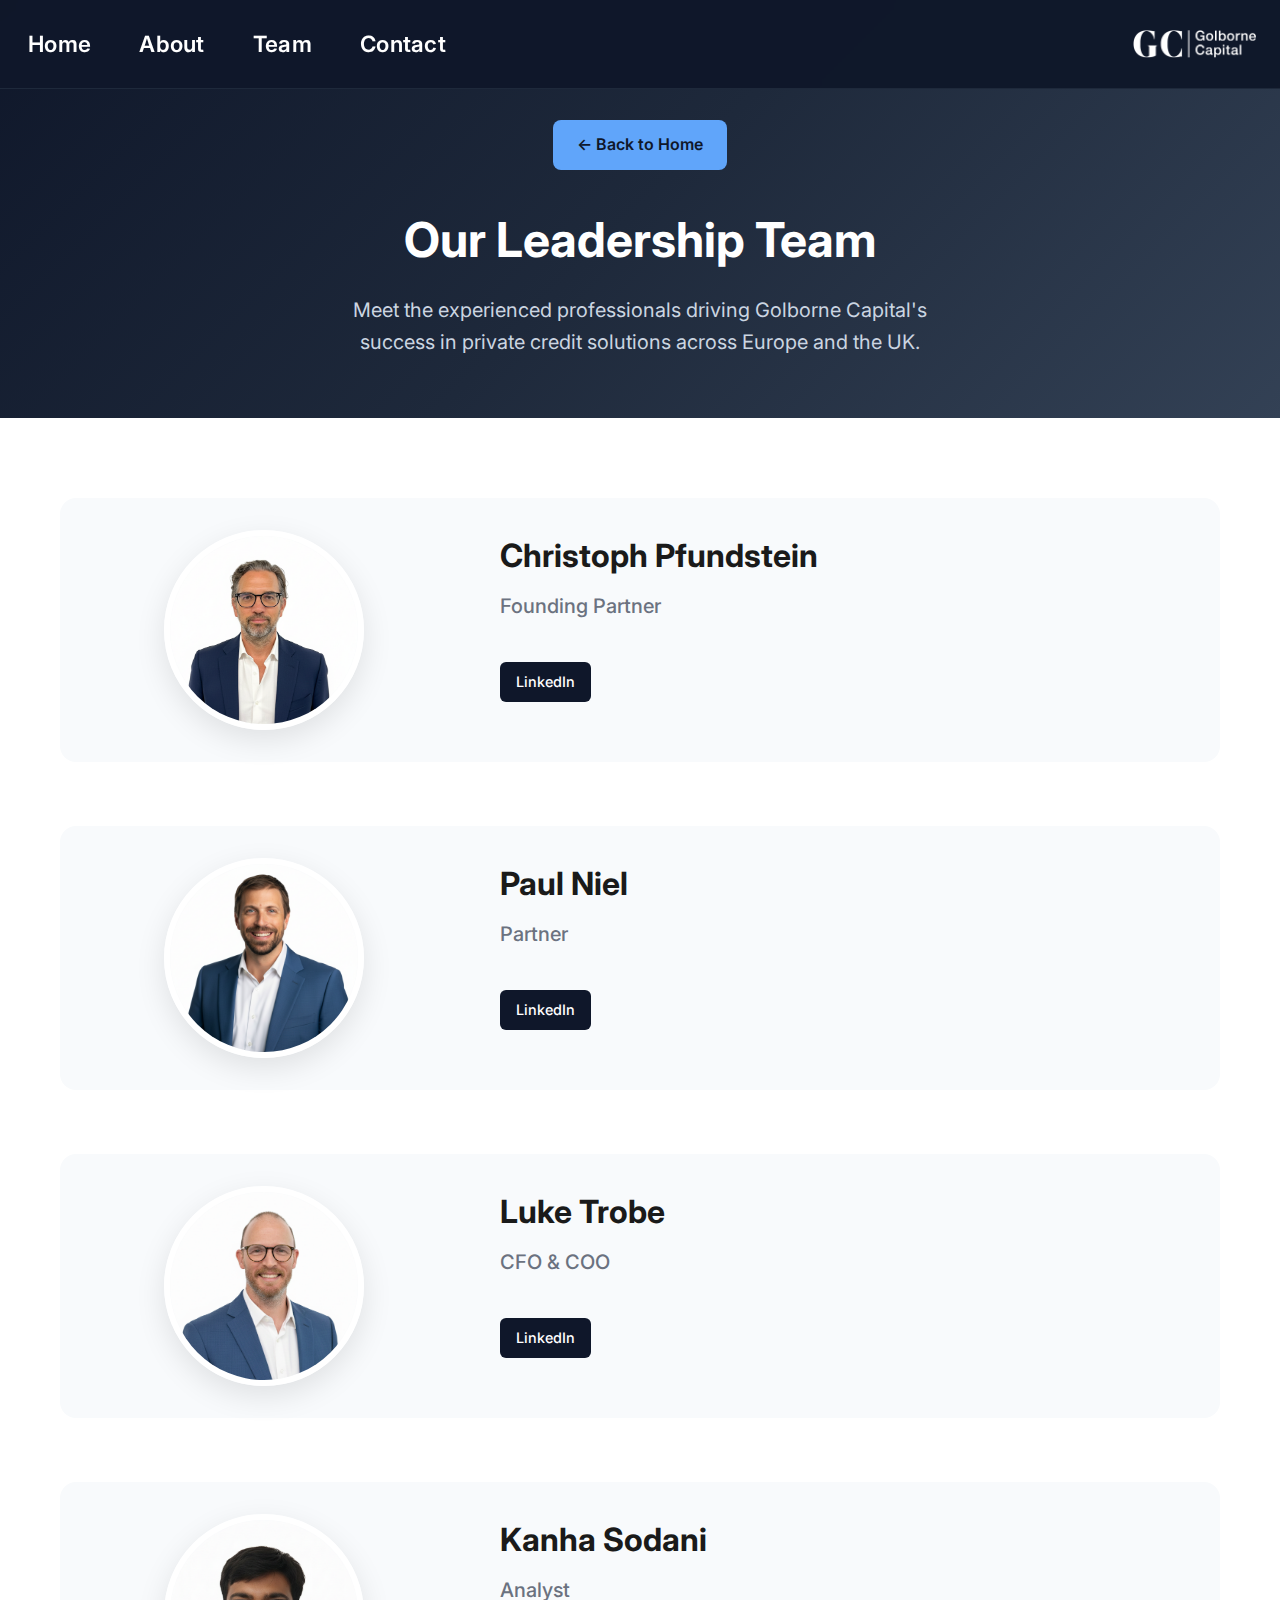
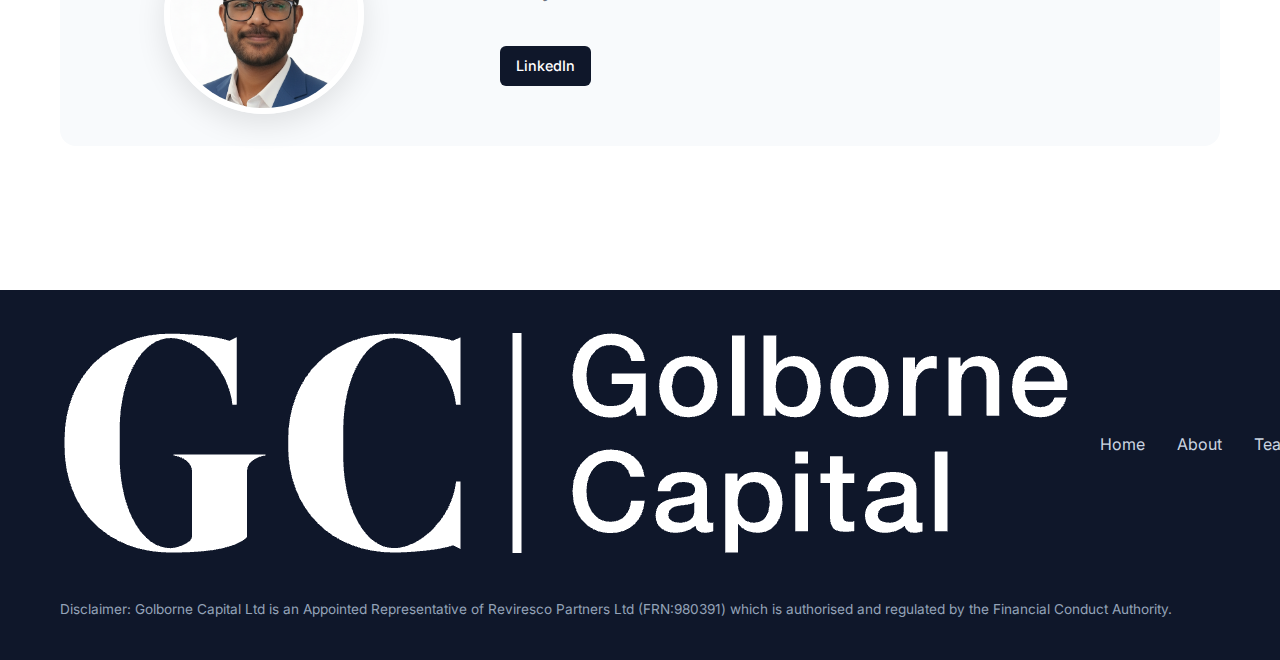
<file: team.html>
<!DOCTYPE html>
<html lang="en">
<head>
    <meta charset="UTF-8">
    <meta name="viewport" content="width=device-width, initial-scale=1.0">
    <title>Our Team - Golborne Capital</title>
    <link rel="stylesheet" href="styles.css">
    <link href="https://fonts.googleapis.com/css2?family=Inter:wght@300;400;500;600;700&display=swap" rel="stylesheet">
    <style>
        .team-hero {
            padding: 120px 0 60px;
            background: linear-gradient(135deg, #0f172a 0%, #1e293b 50%, #334155 100%);
            text-align: center;
            color: #ffffff;
        }
        
        .team-hero h1 {
            font-size: 3rem;
            font-weight: 700;
            margin-bottom: 1rem;
            color: #ffffff;
        }
        
        .team-hero p {
            font-size: 1.25rem;
            color: #cbd5e1;
            max-width: 600px;
            margin: 0 auto;
        }
        
        .team-detail {
            padding: 80px 0;
            background: #ffffff;
        }
        
        .team-member-detail {
            display: grid;
            grid-template-columns: 1fr 2fr;
            gap: 4rem;
            align-items: start;
            margin-bottom: 4rem;
            padding: 2rem;
            background: #f8fafc;
            border-radius: 16px;
        }
        
        .member-photo-large {
            width: 200px;
            height: 200px;
            border-radius: 50%;
            object-fit: cover;
            object-position: center 20%;
            margin: 0 auto;
            border: 6px solid #ffffff;
            box-shadow: 0 10px 30px rgba(0, 0, 0, 0.1);
            display: block;
        }
        
        .member-info h2 {
            font-size: 2rem;
            font-weight: 700;
            margin-bottom: 0.5rem;
            color: #1a1a1a;
        }
        
        .member-role-large {
            font-size: 1.25rem;
            color: #6b7280;
            margin-bottom: 1.5rem;
            font-weight: 500;
        }
        
        .member-bio {
            color: #374151;
            line-height: 1.7;
            font-size: 1.1rem;
        }
        
        .back-button {
            display: inline-block;
            background: #60a5fa;
            color: #0f172a;
            padding: 12px 24px;
            text-decoration: none;
            border-radius: 8px;
            font-weight: 600;
            transition: all 0.3s ease;
            margin-bottom: 2rem;
        }
        
        .back-button:hover {
            background: transparent;
            color: #60a5fa;
            border: 2px solid #60a5fa;
            transform: translateY(-2px);
        }
        
        .linkedin-link {
            display: inline-block;
            background: #0f172a;
            color: #ffffff;
            padding: 8px 16px;
            text-decoration: none;
            border-radius: 6px;
            font-size: 0.9rem;
            font-weight: 500;
            transition: all 0.3s ease;
            margin-top: 1rem;
        }
        
        .linkedin-link:hover {
            background: #1e293b;
            transform: translateY(-2px);
        }
        
        @media (max-width: 768px) {
            .team-member-detail {
                grid-template-columns: 1fr;
                text-align: center;
                gap: 2rem;
            }
            
            .team-hero h1 {
                font-size: 2.5rem;
            }
        }
    </style>
</head>
<body>
    <!-- Navigation -->
    <nav class="navbar">
        <div class="nav-container">
            <ul class="nav-menu">
                <li class="nav-item">
                    <a href="index.html" class="nav-link">Home</a>
                </li>
                <li class="nav-item">
                    <a href="index.html#about" class="nav-link">About</a>
                </li>
                <li class="nav-item">
                    <a href="team.html" class="nav-link">Team</a>
                </li>
                <li class="nav-item">
                    <a href="index.html#contact" class="nav-link">Contact</a>
                </li>
            </ul>
            <div class="nav-right-brand">
                <img src="images/pic1.png" alt="Golborne Capital" class="nav-brand-img no-invert">
            </div>
            <div class="hamburger">
                <span class="bar"></span>
                <span class="bar"></span>
                <span class="bar"></span>
            </div>
        </div>
    </nav>

    <!-- Team Hero -->
    <section class="team-hero">
        <div class="container">
            <a href="index.html" class="back-button">← Back to Home</a>
            <h1>Our Leadership Team</h1>
            <p>Meet the experienced professionals driving Golborne Capital's success in private credit solutions across Europe and the UK.</p>
        </div>
    </section>

    <!-- Team Details -->
    <section class="team-detail">
        <div class="container">
            <div class="team-member-detail">
                <div class="member-photo-container">
                    <img src="images/christoph.png" alt="Christoph Pfundstein" class="member-photo-large">
                </div>
                <div class="member-info">
                    <h2>Christoph Pfundstein</h2>
                    <p class="member-role-large">Founding Partner</p>
                    <div class="member-bio">
                        <a href="https://www.linkedin.com/in/christoph-pfundstein-1048201/"target="_blank" rel="noopener noreferrer"
                        class="linkedin-link" aria-label="Christoph Pfundstein's LinkedIn Profile">LinkedIn</a>
                    </div>
                </div>
            </div>

            <div class="team-member-detail">
                <div class="member-photo-container">
                    <img src="images/paul.png" alt="Paul Niel" class="member-photo-large">
                </div>
                <div class="member-info">
                    <h2>Paul Niel</h2>
                    <p class="member-role-large">Partner</p>
                    <div class="member-bio">
                        <a href="https://www.linkedin.com/in/paulniel/"target="_blank" rel="noopener noreferrer"
                        class="linkedin-link" aria-label="Paul Niel's LinkedIn Profile">LinkedIn</a>
                    </div>
                </div>
            </div>

            <div class="team-member-detail">
                <div class="member-photo-container">
                    <img src="images/luke.png" alt="Luke Trobe" class="member-photo-large">
                </div>
                <div class="member-info">
                    <h2>Luke Trobe</h2>
                    <p class="member-role-large">CFO & COO</p>
                    <div class="member-bio">
                        <a href="https://www.linkedin.com/in/luketrobe/"target="_blank" rel="noopener noreferrer"
                        class="linkedin-link" aria-label="Luke Trobe's LinkedIn Profile">LinkedIn</a>
                    </div>
                </div>
            </div>

            <div class="team-member-detail">
                <div class="member-photo-container">
                    <img src="images/kanha.png" alt="Kanha Sodani" class="member-photo-large">
                </div>
                <div class="member-info">
                    <h2>Kanha Sodani</h2>
                    <p class="member-role-large">Analyst</p>
                    <div class="member-bio">
                        <a href="https://www.linkedin.com/in/kanha-sodani/"target="_blank" rel="noopener noreferrer"
                        class="linkedin-link" aria-label="Kanha Sodani's LinkedIn Profile">LinkedIn</a>
    </div>
                </div>
            </div>
        </div>
    </section>

    <!-- Footer -->
    <footer class="footer">
        <div class="container">
            <div class="footer-content">
                <div class="footer-logo">
                    <img src="images/pic1.png" alt="Golborne Capital" class="footer-left-brand-img">
                </div>
                <div class="footer-links">
                    <a href="index.html">Home</a>
                    <a href="index.html#about">About</a>
                    <a href="team.html">Team</a>
                    <a href="index.html#contact">Contact</a>
                </div>
                <div class="footer-legal">
                    <p>&copy; 2025 Golborne Capital. All rights reserved.</p>
                </div>
                <div class="footer-disclaimer">
                    <p>Disclaimer: Golborne Capital Ltd is an Appointed Representative of Reviresco Partners Ltd (FRN:980391) which is authorised and regulated by the Financial Conduct Authority.</p>
                </div>
            </div>
        </div>
    </footer>

    <script src="script.js"></script>
</body>
</html>
</file>
<file: styles.css>
/* Reset and Base Styles */
* {
    margin: 0;
    padding: 0;
    box-sizing: border-box;
}

html {
    scroll-behavior: smooth;
    height: 100%;
}

body {
    font-family: 'Inter', -apple-system, BlinkMacSystemFont, 'Segoe UI', Roboto, serif;
    line-height: 1.6;
    color: #1a1a1a;
    background-color: #0f172a;
    height: 100%;
}

.container {
    max-width: 1200px;
    margin: 0 auto;
    padding: 0 20px;
}

/* Navigation */
.navbar {
    position: fixed;
    top: 0;
    width: 100%;
    background: rgba(15, 23, 42, 0.98);
    backdrop-filter: blur(10px);
    border-bottom: 1px solid #1e293b;
    z-index: 1000;
    transition: all 0.3s ease;
}

.nav-container {
    width: 100%;
    margin: 0;
    padding: 0 24px;
    display: flex;
    justify-content: space-between;
    align-items: center;
    height: 88px;
}

.nav-logo {
    display: flex;
    align-items: center;
    gap: 12px;
}

.nav-logo-image {
    height: 40px;
    width: auto;
    filter: brightness(0) invert(1);
    opacity: 0.9;
}

.logo-badge {
    display: inline-block;
    padding: 2px 8px;
    border: 2px solid #cbd5e1;
    border-radius: 6px;
    color: #ffffff;
    font-weight: 800;
    letter-spacing: 0.5px;
}

.nav-menu {
    display: flex;
    list-style: none;
    gap: 2.5rem;
}

/* Top-right brand block */
.nav-right-brand {
    display: flex;
    align-items: center;
    gap: 10px;
}

.nav-brand-img {
    height: 28px;
    width: auto;
    filter: brightness(0) invert(1);
    opacity: 0.95;
}

.nav-brand-text {
    color: #ffffff;
    font-weight: 700;
    letter-spacing: 0.3px;
}

.nav-link {
    text-decoration: none;
    color: #ffffff;
    font-weight: 600;
    font-size: 1.4rem;
    letter-spacing: 0.3px;
    transition: color 0.3s ease;
    position: relative;
    padding: 8px 4px;
}

.nav-link:hover {
    color: #ffffff;
}

.nav-link::after {
    content: '';
    position: absolute;
    width: 0;
    height: 2px;
    bottom: -5px;
    left: 0;
    background-color: #60a5fa;
    transition: width 0.3s ease;
}

.nav-link:hover::after {
    width: 100%;
}

.hamburger {
    display: none;
    flex-direction: column;
    cursor: pointer;
}

.bar {
    width: 25px;
    height: 3px;
    background-color: #ffffff;
    margin: 3px 0;
    transition: 0.3s;
}

/* Hero Section */
.hero {
    padding: 0;
    background-image: url('images/hero.png');
    background-size: cover;
    background-position: center top;
    background-repeat: no-repeat;
    background-attachment: scroll;
    min-height: 100vh;
    width: 100%;
    display: flex;
    align-items: center;
    position: relative;
    overflow: hidden;
}


.hero::before {
    content: '';
    position: absolute;
    inset: 0;
    background: rgba(0, 0, 0, 0.2);
    z-index: 1;
}

.hero::after {
    content: none;
}

.hero-logo-top-left {
    position: absolute;
    top: 20px;
    left: 20px;
    z-index: 3;
}

.hero-logo-top-left img {
    height: 60px;
    width: auto;
}

.hero-container {
    max-width: 1200px;
    margin: 0 auto;
    padding: 0 20px;
    display: grid;
    grid-template-columns: 1fr;
    justify-items: center;
    text-align: center;
    gap: 2rem;
    align-items: center;
    position: relative;
    z-index: 2;
}

.hero-content {
    color: #ffffff;
    max-width: 800px;
    display: flex;
    justify-content: center;
    align-items: center;
    width: 100%;
    height: 100vh;
}

.hero-center-content {
    display: flex;
    flex-direction: column;
    align-items: center;
    text-align: center;
}

.hero-center-image {
    max-width: 600px;
    width: 100%;
    height: auto;
    filter: drop-shadow(0 8px 32px rgba(0, 0, 0, 0.3));
    mix-blend-mode: screen;
    opacity: 0.9;
    margin-bottom: 1.5rem;
}

.hero-title {
    font-size: 3.5rem;
    font-weight: 700;
    color: white;
    margin-bottom: 1rem;
    text-align: center;
    text-shadow: 2px 2px 4px rgba(0, 0, 0, 0.5);
}

.hero-subtitle {
    font-size: 1.75rem;
    color: #ffffff;
    font-weight: 500;
    text-shadow: 0 2px 8px rgba(0, 0, 0, 0.5);
    margin: 0 0 1.5rem 0;
}

.hero-title {
    font-size: 4.5rem;
    font-weight: 800;
    line-height: 1.1;
    margin-bottom: 1.25rem;
    color: #ffffff;
    font-family: serif;
    letter-spacing: 0.5px;
}

.brand-sigil {
    font-weight: 800;
    color: #ffffff;
    letter-spacing: 1px;
}

.separator {
    display: inline-block;
    width: 2px;
    height: 0.9em;
    background: rgba(255, 255, 255, 0.9);
    border-radius: 1px;
    margin: 0 6px;
}

.brand-name {
    color: #ffffff;
}

.hero-subtitle {
    font-size: 1.5rem;
    color: #cbd5e1;
    margin-bottom: 2rem;
    line-height: 1.6;
    font-family: serif;
}

.cta-button {
    display: inline-block;
    background: rgba(96, 165, 250, 0.28);
    color: #e2e8f0;
    padding: 14px 28px;
    text-decoration: none;
    border-radius: 8px;
    font-weight: 600;
    transition: all 0.3s ease;
    border: 2px solid rgba(96, 165, 250, 0.55);
}

.cta-button:hover {
    background: rgba(96, 165, 250, 0.45);
    color: #ffffff;
    transform: translateY(-2px);
    box-shadow: 0 10px 25px rgba(96, 165, 250, 0.25);
}

.hero-image {
    display: flex;
    justify-content: center;
    align-items: center;
}

.hero-logo {
    max-width: 300px;
    height: auto;
    filter: drop-shadow(0 20px 40px rgba(0, 0, 0, 0.3));
}

/* Section Styles */
.section-title {
    font-size: 2.5rem;
    font-weight: 700;
    text-align: center;
    margin-bottom: 3rem;
    color: #0f172a;
}

.team .section-title {
    color: #ffffff;
}

/* About Section */
.about {
    padding: 80px 0;
    background: #ffffff;
}

.about-content {
    display: grid;
    grid-template-columns: 2fr 1fr;
    gap: 4rem;
    align-items: start;
}

.about-text p {
    margin-bottom: 1.5rem;
    font-size: 1.1rem;
    color: #334155;
    line-height: 1.7;
}

.about-features {
    display: flex;
    flex-direction: column;
    gap: 1rem;
}

.feature-card {
    background: #f1f5f9;
    padding: 1rem 1.25rem;
    border-radius: 12px;
    border-left: 4px solid #0f172a;
    transition: transform 0.3s ease;
}

.feature-card:hover {
    transform: translateY(-5px);
}

.feature-icon {
    font-size: 1.25rem;
    margin: 0 0.75rem 0 0;
}

.feature-card h3 {
    font-size: 1.1rem;
    font-weight: 600;
    margin: 0;
    color: #0f172a;
}

.feature-card p {
    color: #475569;
    line-height: 1.4;
    margin: 0;
}

.feature-card {
    display: flex;
    align-items: center;
}

.feature-card .feature-content {
    display: flex;
    flex-direction: column;
}

/* Team Section */
.team {
    padding: 80px 0;
    background: #0f172a;
}

.team-grid {
    display: grid;
    grid-template-columns: repeat(4, 1fr);
    gap: 2rem;
    max-width: 1200px;
    margin: 0 auto;
    padding: 0 1rem;
}

.team-member {
    background: white;
    padding: 2rem;
    border-radius: 16px;
    text-align: center;
    box-shadow: 0 4px 20px rgba(0, 0, 0, 0.08);
    transition: transform 0.3s ease, box-shadow 0.3s ease;
    min-height: 300px;
    display: flex;
    flex-direction: column;
    align-items: center;
    justify-content: center;
}

.team-member:hover {
    transform: translateY(-5px);
    box-shadow: 0 20px 40px rgba(0, 0, 0, 0.12);
}

.member-photo {
    /* Enforce consistent square avatar without distortion */
    width: 140px;
    height: 140px;
    aspect-ratio: 1 / 1;
    border-radius: 50%;
    object-fit: cover;
    object-position: center 20%;
    margin: 0 auto 1rem;
    border: 4px solid #e2e8f0;
    display: block;
    background-color: #f1f5f9;
}

.member-photo:not([src]), 
.member-photo[src=""], 
.member-photo[src*="data:image/svg+xml"] {
    background-color: #e2e8f0;
    background-image: url('data:image/svg+xml,<svg xmlns="http://www.w3.org/2000/svg" width="120" height="120" viewBox="0 0 120 120"><circle cx="60" cy="60" r="60" fill="%23e2e8f0"/><text x="60" y="70" text-anchor="middle" font-family="Arial" font-size="40" fill="%236b7280">?</text></svg>');
}

.member-name {
    font-size: 1rem !important;
    font-weight: 600 !important;
    font-family: 'Inter', -apple-system, BlinkMacSystemFont, 'Segoe UI', Roboto, sans-serif !important;
    margin-bottom: 0.5rem !important;
    color: #0f172a !important;
    white-space: nowrap !important;
    overflow: hidden !important;
    text-overflow: ellipsis !important;
    line-height: 1.2 !important;
    letter-spacing: 0 !important;
    text-transform: none !important;
    font-style: normal !important;
    text-decoration: none !important;
}

.member-role {
    color: #475569;
    font-weight: 500;
    margin-bottom: 1rem;
}

.linkedin-link {
    display: inline-block;
    background: #0f172a;
    color: #ffffff;
    padding: 8px 16px;
    text-decoration: none;
    border-radius: 6px;
    font-size: 0.9rem;
    font-weight: 500;
    transition: all 0.3s ease;
}

.linkedin-link:hover {
    background: #1e293b;
    transform: translateY(-2px);
}

.team-cta {
    text-align: center;
    margin-top: 3rem;
}

.team-button {
    display: inline-block;
    background: #0f172a;
    color: white;
    padding: 16px 32px;
    text-decoration: none;
    border-radius: 8px;
    font-weight: 600;
    transition: all 0.3s ease;
    border: 2px solid #0f172a;
}

.team-button:hover {
    background: transparent;
    color: #0f172a;
    transform: translateY(-2px);
    box-shadow: 0 10px 25px rgba(15, 23, 42, 0.15);
}

/* Contact Section */
.contact {
    padding: 80px 0;
    background: #ffffff;
}

.contact-content {
    display: grid;
    grid-template-columns: 1fr 1fr;
    gap: 4rem;
    max-width: 1000px;
    margin: 0 auto;
}

.contact-info h3 {
    font-size: 1.5rem;
    font-weight: 600;
    margin-bottom: 1rem;
    color: #0f172a;
}

.contact-info p {
    margin-bottom: 1.5rem;
    color: #334155;
    line-height: 1.6;
}

.contact-details p {
    margin-bottom: 0.5rem;
    color: #475569;
}

.contact-form {
    display: flex;
    flex-direction: column;
    gap: 1.5rem;
}

.form-group input,
.form-group textarea {
    width: 100%;
    padding: 1rem;
    border: 2px solid #e2e8f0;
    border-radius: 8px;
    font-size: 1rem;
    transition: border-color 0.3s ease;
    font-family: inherit;
}

.form-group input:focus,
.form-group textarea:focus {
    outline: none;
    border-color: #0f172a;
}

.submit-button {
    background: #0f172a;
    color: white;
    padding: 1rem 2rem;
    border: none;
    border-radius: 8px;
    font-size: 1rem;
    font-weight: 600;
    cursor: pointer;
    transition: all 0.3s ease;
}

.submit-button:hover {
    background: #1e293b;
    transform: translateY(-2px);
}

/* Footer */
.footer {
    background: #0f172a;
    color: white;
    padding: 40px 0;
}

.footer-content {
    display: grid;
    grid-template-columns: 1fr auto 1fr;
    gap: 2rem;
    align-items: center;
}

.footer-logo {
    display: flex;
    align-items: center;
    gap: 12px;
}

.footer-logo-img {
    height: 30px;
    width: auto;
    filter: brightness(0) invert(1);
}

.footer-logo p {
    font-weight: 600;
}

.footer-links {
    display: flex;
    gap: 2rem;
}

.footer-links a {
    color: #cbd5e1;
    text-decoration: none;
    transition: color 0.3s ease;
}

.footer-links a:hover {
    color: #60a5fa;
}

.footer-legal {
    text-align: right;
    color: #94a3b8;
}

.footer-disclaimer {
    grid-column: 1 / -1;
    margin-top: 0.5rem;
}

.footer-disclaimer p {
    color: #94a3b8;
    font-size: 0.85rem;
    line-height: 1.5;
}

/* Responsive Design */
@media (max-width: 768px) {
    .hamburger {
        display: flex;
    }
    
    .nav-menu {
        position: fixed;
        left: -100%;
        top: 80px;
        flex-direction: column;
        background-color: #0f172a;
        width: 100%;
        text-align: center;
        transition: 0.3s;
        box-shadow: 0 10px 27px rgba(0, 0, 0, 0.2);
        padding: 2rem 0;
    }
    
    .nav-menu.active {
        left: 0;
    }
    
    .hero-container {
        grid-template-columns: 1fr;
        text-align: center;
        gap: 2rem;
    }
    
    .hero-center-image {
        max-width: 450px;
    }
    
    .hero-subtitle {
        font-size: 1.5rem;
    }
    
    .about-content {
        grid-template-columns: 1fr;
        gap: 2rem;
    }
    
    .contact-content {
        grid-template-columns: 1fr;
        gap: 2rem;
    }
    
    .footer-content {
        grid-template-columns: 1fr;
        text-align: center;
        gap: 1rem;
    }
    
    .footer-legal {
        text-align: center;
    }
    

}

@media (max-width: 480px) {
    .hero-center-image {
        max-width: 350px;
    }
    
    .hero-title {
        font-size: 2.5rem;
    }
    
    .hero-subtitle {
        font-size: 1.25rem;
    }
    
    .section-title {
        font-size: 2rem;
    }
    
    .container {
        padding: 0 15px;
    }
    
    .nav-container {
        padding: 0 15px;
    }
    
    .hero-container {
        padding: 0 15px;
    }
}

/* Success Popup Styles */
.success-popup {
    position: fixed;
    top: 0;
    left: 0;
    width: 100%;
    height: 100%;
    background-color: rgba(0, 0, 0, 0.5);
    display: flex;
    justify-content: center;
    align-items: center;
    z-index: 1000;
    animation: fadeIn 0.3s ease-in-out;
}

.success-popup-content {
    background: white;
    padding: 2rem;
    border-radius: 12px;
    box-shadow: 0 20px 25px -5px rgba(0, 0, 0, 0.1), 0 10px 10px -5px rgba(0, 0, 0, 0.04);
    text-align: center;
    max-width: 400px;
    margin: 0 1rem;
    animation: slideIn 0.3s ease-out;
}

.success-icon {
    width: 60px;
    height: 60px;
    background-color: #16a34a;
    border-radius: 50%;
    display: flex;
    align-items: center;
    justify-content: center;
    margin: 0 auto 1rem;
    font-size: 2rem;
    color: white;
    font-weight: bold;
}

.success-message {
    color: #1a1a1a;
    font-size: 1.1rem;
    font-weight: 500;
    margin: 0;
    line-height: 1.5;
}

@keyframes fadeIn {
    from {
        opacity: 0;
    }
    to {
        opacity: 1;
    }
}

@keyframes slideIn {
    from {
        transform: translateY(-20px);
        opacity: 0;
    }
    to {
        transform: translateY(0);
        opacity: 1;
    }
}

@keyframes fadeOut {
    from {
        opacity: 1;
    }
    to {
        opacity: 0;
    }
}

.success-popup.fade-out {
    animation: fadeOut 0.3s ease-in-out forwards;
}
</file>
